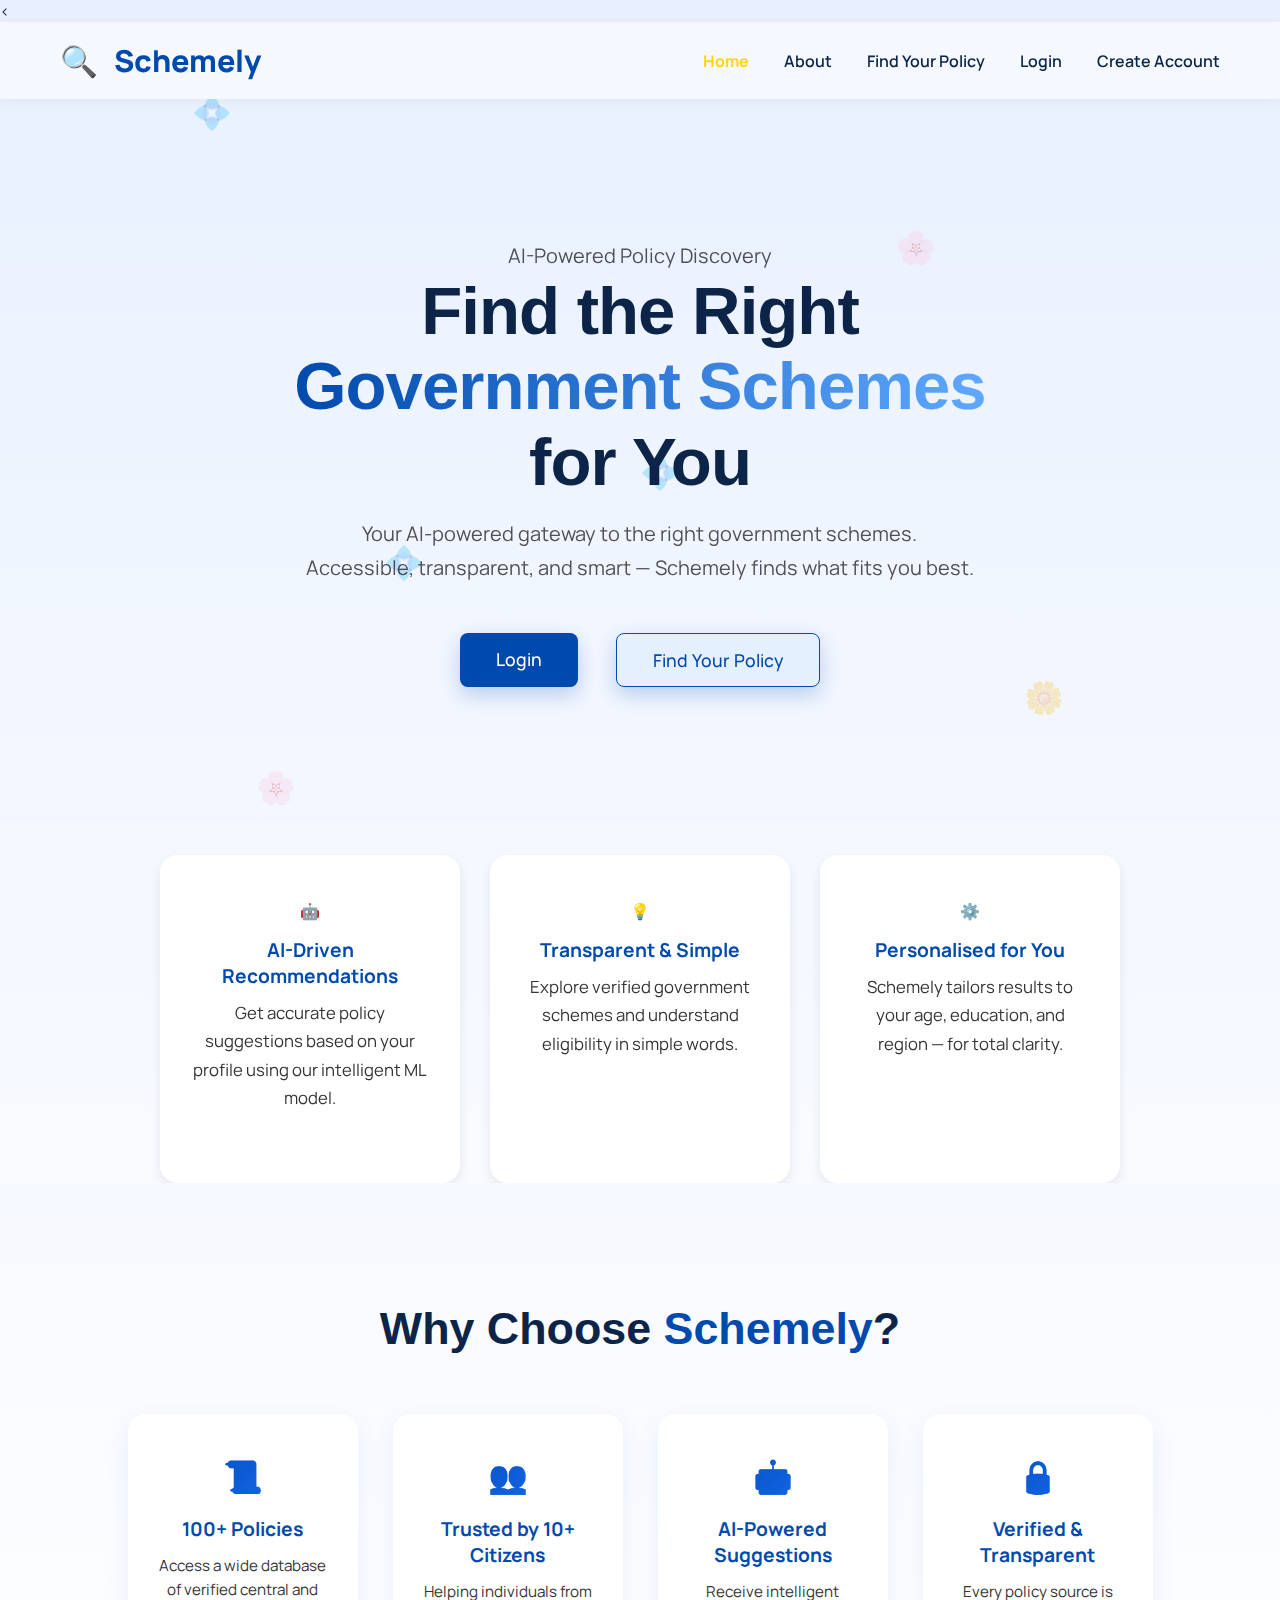
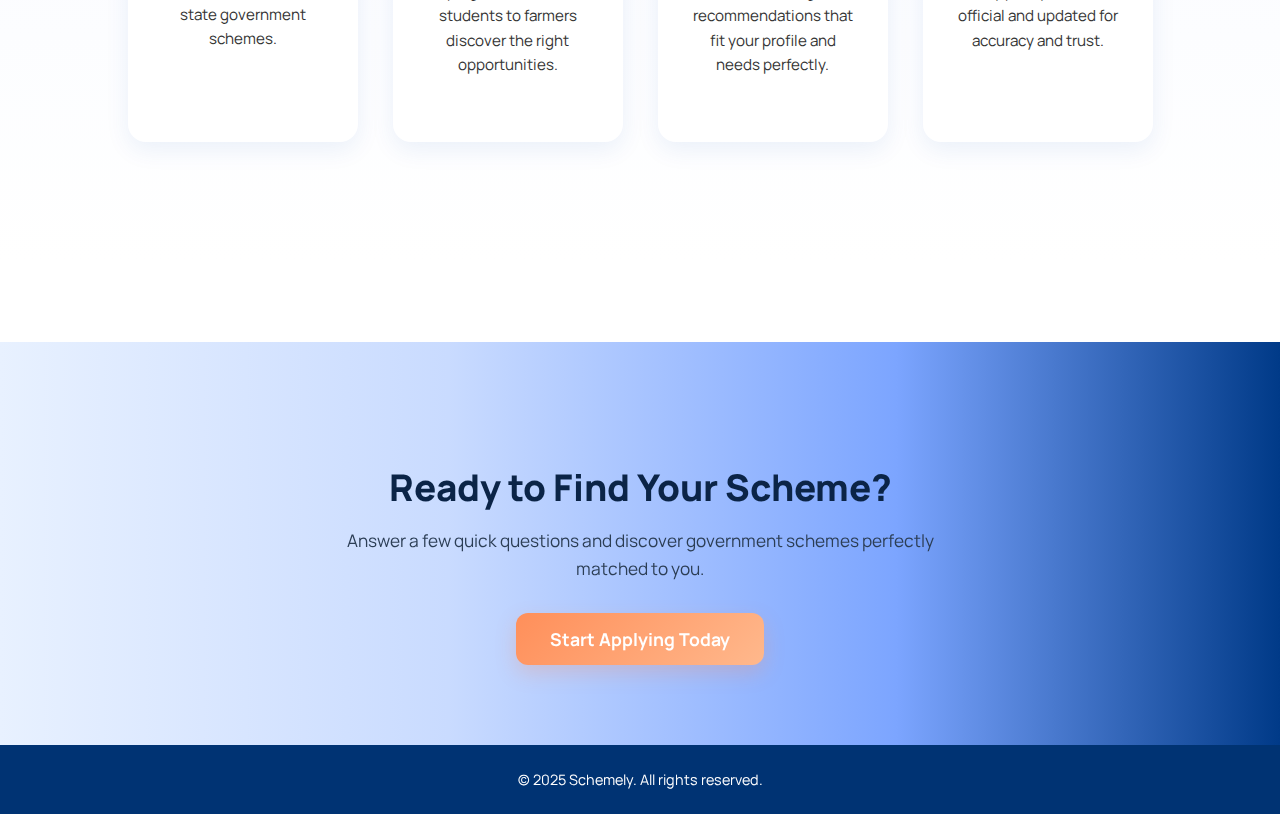
<file: index.html>
<<!DOCTYPE html>
<html lang="en">
<head>
  <meta charset="UTF-8" />
  <meta name="viewport" content="width=device-width, initial-scale=1.0" />
  <title>Schemely | Your AI Government Policy Recommender</title>
  <link rel="preconnect" href="https://fonts.googleapis.com">
  <link rel="preconnect" href="https://fonts.gstatic.com" crossorigin>
  <link href="https://fonts.googleapis.com/css2?family=Manrope:wght@400;600;700;800&display=swap" rel="stylesheet">


  <link rel="stylesheet" href="style.css" />
  <script src="script.js" defer></script>
</head>
<body>
    <!-- Floating Blue Flowers Background -->
<div class="flowers-bg">
  <div class="flower" style="top: 10%; left: 15%;">💠</div>
  <div class="flower" style="top: 25%; left: 70%;">🌸</div>
  <div class="flower" style="top: 60%; left: 30%;">💠</div>
  <div class="flower" style="top: 75%; left: 80%;">🌼</div>
  <div class="flower" style="top: 50%; left: 50%;">💠</div>
  <div class="flower" style="top: 85%; left: 20%;">🌸</div>
</div>

  <!-- Navbar -->
  <header class="navbar">
    <div class="logo">Schemely</div>
    <nav id="nav-links">
      <ul>
        <li><a href="index.html" class="active">Home</a></li>
        <li><a href="about.html">About</a></li>
        <li><a href="recommend.html">Find Your Policy</a></li>
        <li><a href="login.html">Login</a></li>
         <li><a href="sign-up.html">Create Account</a></li>
      </ul>
    </nav>
    <div class="menu-icon" id="menu-icon">☰</div>
  </header>

  <!-- Hero Section -->
  <section class="hero popup">
    <div class="hero-content">
      <p class="tagline">AI-Powered Policy Discovery</p>
      <h1>Find the Right<br><span>Government Schemes</span><br>for You</h1>
      <p class="subtext">
        Your AI-powered gateway to the right government schemes.<br>
        Accessible, transparent, and smart — Schemely finds what fits you best.
      </p>
      <div class="buttons">
        <a href="login.html" class="btn">Login</a>
        <a href="recommend.html" class="btn secondary">Find Your Policy</a>
      </div>
    </div>
  </section>

  <!-- Features Section -->
  <section class="features popup">
    <div class="feature-card">
      🤖
      <h3>AI-Driven Recommendations</h3>
      <p>Get accurate policy suggestions based on your profile using our intelligent ML model.</p>
    </div>

    <div class="feature-card">
      💡
      <h3>Transparent & Simple</h3>
      <p>Explore verified government schemes and understand eligibility in simple words.</p>
    </div>

    <div class="feature-card">
      ⚙️
      <h3>Personalised for You</h3>
      <p>Schemely tailors results to your age, education, and region — for total clarity.</p>
    </div>
  </section>
  

  <!-- ===== WHY CHOOSE SCHEMELY SECTION ===== -->
<section class="why-choose">
  <h2>Why Choose <span>Schemely</span>?</h2>
  <div class="why-container">
    
    <div class="why-card">
      <div class="why-icon">📜</div>
      <h3>100+ Policies</h3>
      <p>Access a wide database of verified central and state government schemes.</p>
    </div>

    <div class="why-card">
      <div class="why-icon">👥</div>
      <h3>Trusted by 10+ Citizens</h3>
      <p>Helping individuals from students to farmers discover the right opportunities.</p>
    </div>

    <div class="why-card">
      <div class="why-icon">🤖</div>
      <h3>AI-Powered Suggestions</h3>
      <p>Receive intelligent recommendations that fit your profile and needs perfectly.</p>
    </div>

    <div class="why-card">
      <div class="why-icon">🔒</div>
      <h3>Verified & Transparent</h3>
      <p>Every policy source is official and updated for accuracy and trust.</p>
    </div>

  </div>
</section>
<!-- ===== CALL TO ACTION SECTION ===== -->
<section class="cta-section popup">
  <h2>Ready to Find Your Scheme?</h2>
  <p>Answer a few quick questions and discover government schemes perfectly matched to you.</p>
  
  <a href="login.html" class="cta-btn">Start Applying Today</a>
</section>




  <!-- Footer -->
  <footer>
    <p>© 2025 Schemely. All rights reserved.</p>
  </footer>
</body>
</html>
</file>
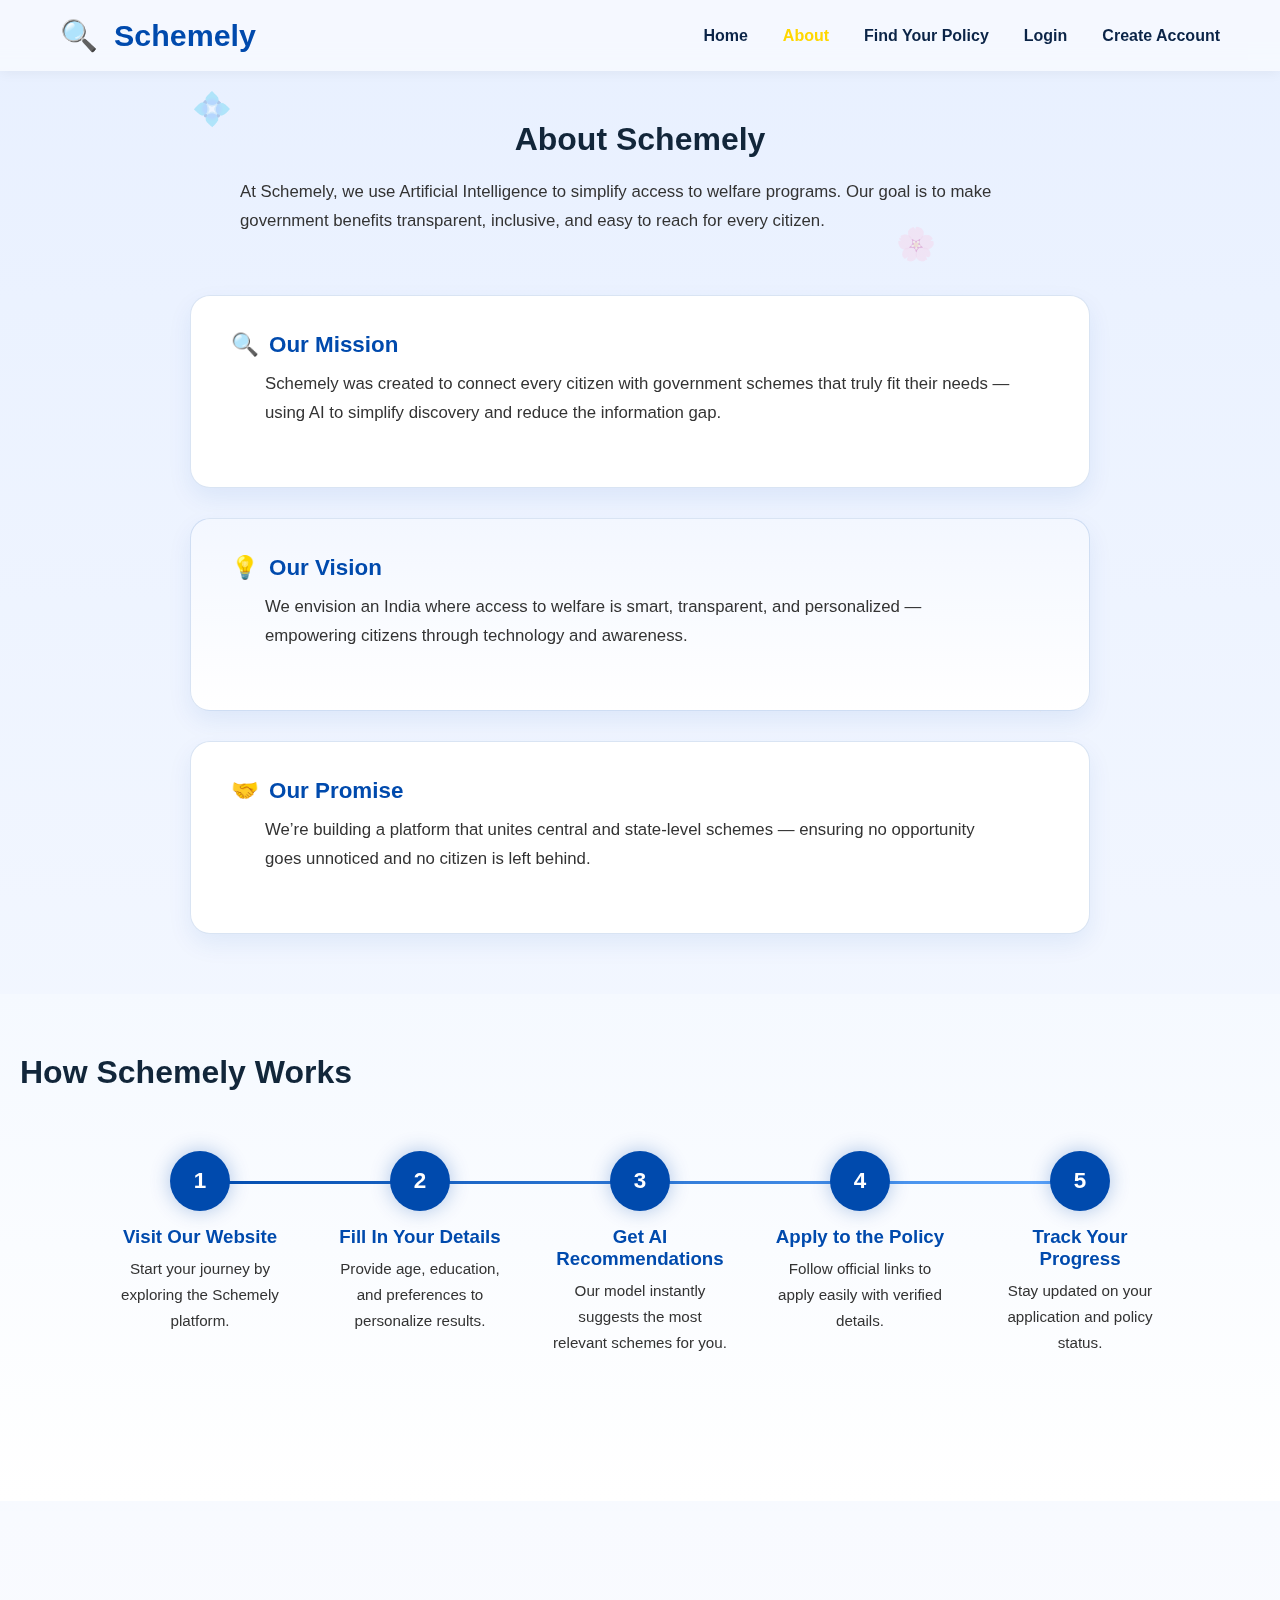
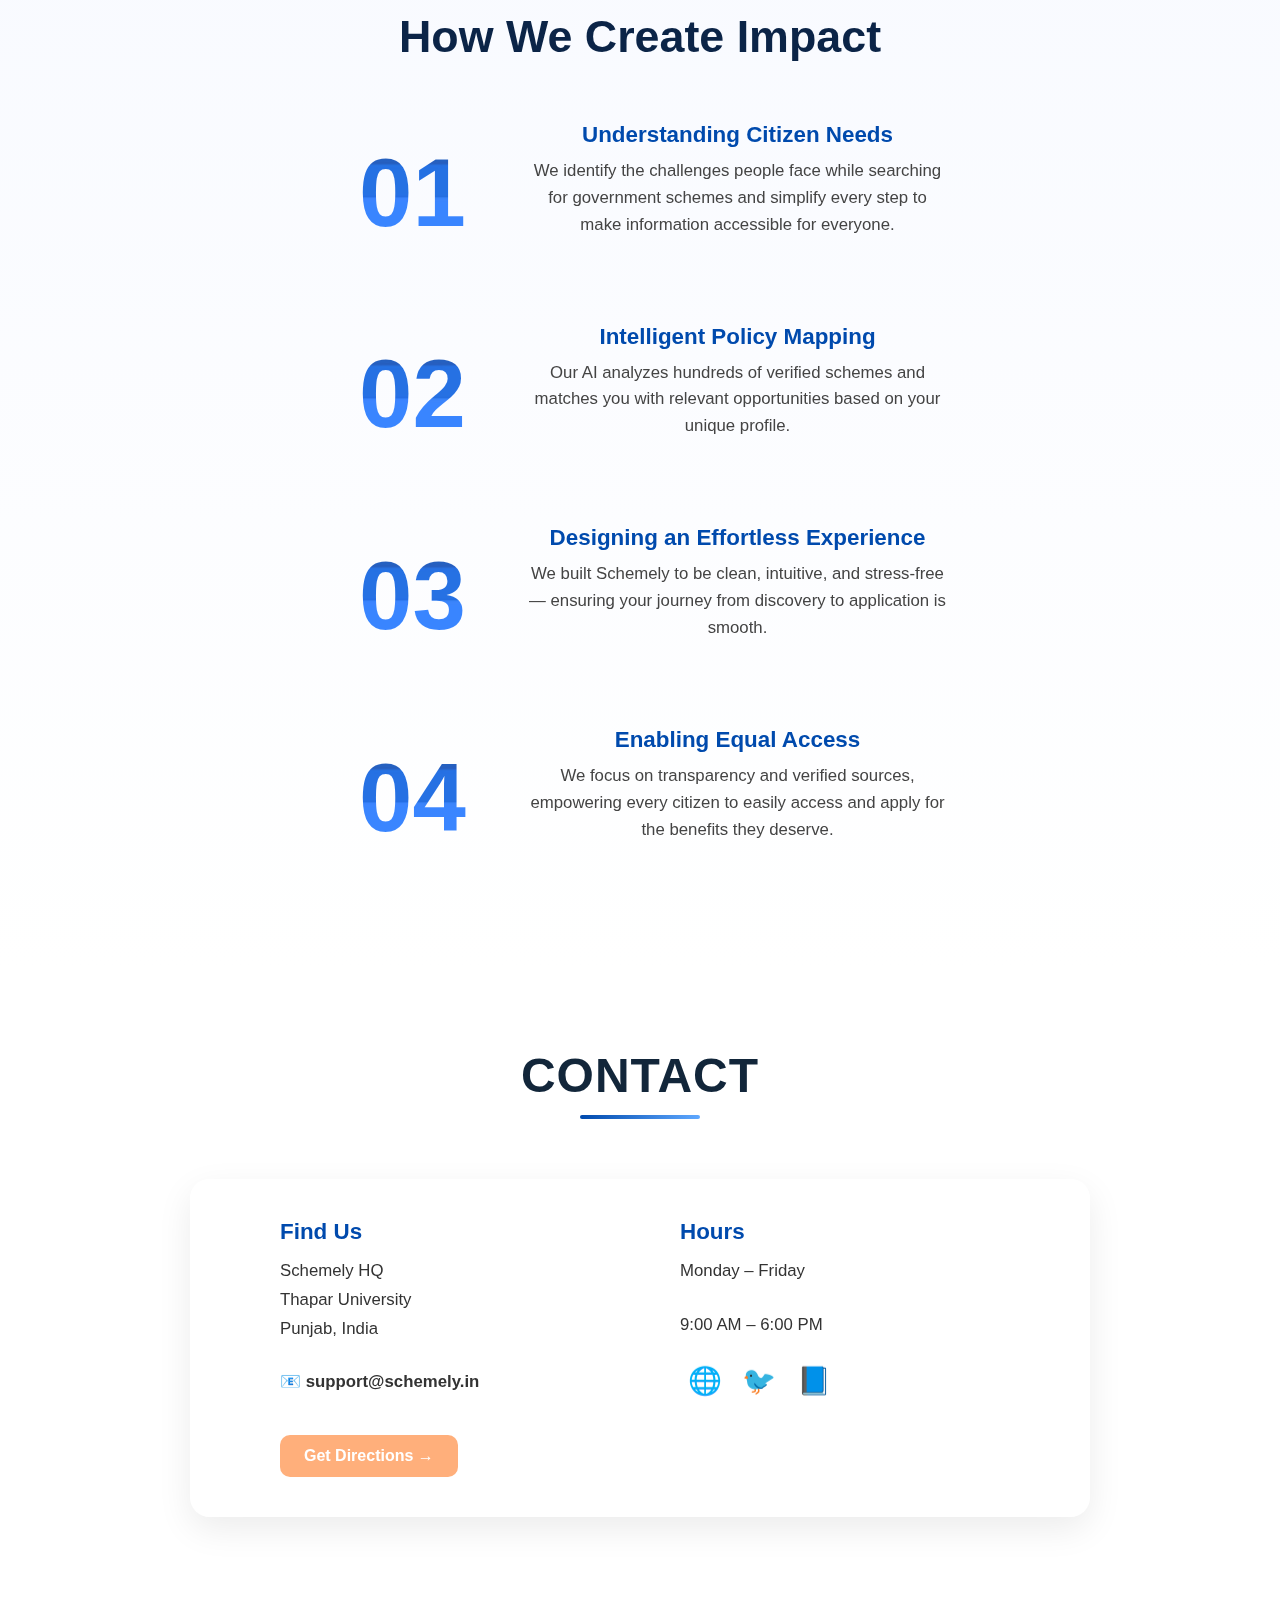
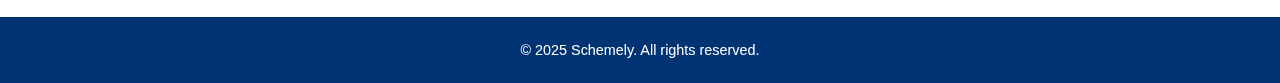
<file: about.html>
<!DOCTYPE html>
<html lang="en">
<head>
  <meta charset="UTF-8" />
  <meta name="viewport" content="width=device-width, initial-scale=1.0" />
  <title>About | Schemely</title>
  <link rel="preconnect" href="https://fonts.googleapis.com">
  <link rel="preconnect" href="https://fonts.gstatic.com" crossorigin>
  <link href="https://fonts.googleapis.com/css2?family=Outfit:wght@400;500;600;700&display=swap" rel="stylesheet">
  <link rel="stylesheet" href="style.css" />
  <script src="script.js" defer></script>
</head>
<body>
    <!-- Floating Blue Flowers Background -->
<div class="flowers-bg">
  <div class="flower" style="top: 10%; left: 15%;">💠</div>
  <div class="flower" style="top: 25%; left: 70%;">🌸</div>
  <div class="flower" style="top: 60%; left: 30%;">💠</div>
  <div class="flower" style="top: 75%; left: 80%;">🌼</div>
  <div class="flower" style="top: 50%; left: 50%;">💠</div>
  <div class="flower" style="top: 85%; left: 20%;">🌼</div>
</div>
  <!-- Navbar -->
  <header class="navbar">
    <div class="logo">Schemely</div>
    <nav id="nav-links">
      <ul>
        <li><a href="index.html">Home</a></li>
        <li><a href="about.html" class="active">About</a></li>
        <li><a href="recommend.html">Find Your Policy</a></li>
        <li><a href="login.html">Login</a></li>
         <li><a href="sign-up.html">Create Account</a></li>
      </ul>
    </nav>
    <div class="menu-icon" id="menu-icon">☰</div>
  </header>

  <!-- About Section -->
  <section class="about popup">
    <h1>About <span>Schemely</span></h1>
    <p class="about-intro">
      At Schemely, we use Artificial Intelligence to simplify access to welfare programs.  
      Our goal is to make government benefits transparent, inclusive, and easy to reach for every citizen.
    </p>

    <div class="about-cards">
      <div class="about-horizontal-card popup">
        <h3>🔍 <span>Our Mission</span></h3>
        <p>
          Schemely was created to connect every citizen with government schemes that truly fit their needs — 
          using AI to simplify discovery and reduce the information gap.
        </p>
      </div>

      <div class="about-horizontal-card popup">
        <h3>💡 <span>Our Vision</span></h3>
        <p>
          We envision an India where access to welfare is smart, transparent, and personalized — 
          empowering citizens through technology and awareness.
        </p>
      </div>

      <div class="about-horizontal-card popup">
        <h3>🤝 <span>Our Promise</span></h3>
        <p>
          We’re building a platform that unites central and state-level schemes 
          — ensuring no opportunity goes unnoticed and no citizen is left behind.
        </p>
      </div>
    </div>
  </section>

  <!-- Timeline Section -->
  <section class="timeline-section popup">
    <h1>How <span>Schemely</span> Works</h1>
    <div class="timeline">
      <div class="step">
        <div class="circle">1</div>
        <h3>Visit Our Website</h3>
        <p>Start your journey by exploring the Schemely platform.</p>
      </div>
      <div class="step">
        <div class="circle">2</div>
        <h3>Fill In Your Details</h3>
        <p>Provide age, education, and preferences to personalize results.</p>
      </div>
      <div class="step">
        <div class="circle">3</div>
        <h3>Get AI Recommendations</h3>
        <p>Our model instantly suggests the most relevant schemes for you.</p>
      </div>
      <div class="step">
        <div class="circle">4</div>
        <h3>Apply to the Policy</h3>
        <p>Follow official links to apply easily with verified details.</p>
      </div>
      <div class="step">
        <div class="circle">5</div>
        <h3>Track Your Progress</h3>
        <p>Stay updated on your application and policy status.</p>
      </div>
    </div>
  </section>
 <section class="process-section">
  <h2 class="process-title">How We Create Impact</h2>

  <div class="process-container">

    <!-- Step 1 -->
    <div class="process-step">
      <div class="process-number num-01">01</div>
      <div class="process-text">
        <h3>Understanding Citizen Needs</h3>
        <p>We identify the challenges people face while searching for government schemes and simplify every step to make information accessible for everyone.</p>
      </div>
    </div>

    <!-- Step 2 -->
    <div class="process-step">
      <div class="process-number num-02">02</div>
      <div class="process-text">
        <h3>Intelligent Policy Mapping</h3>
        <p>Our AI analyzes hundreds of verified schemes and matches you with relevant opportunities based on your unique profile.</p>
      </div>
    </div>

    <!-- Step 3 -->
    <div class="process-step">
      <div class="process-number num-03">03</div>
      <div class="process-text">
        <h3>Designing an Effortless Experience</h3>
        <p>We built Schemely to be clean, intuitive, and stress-free — ensuring your journey from discovery to application is smooth.</p>
      </div>
    </div>

    <!-- Step 4 -->
    <div class="process-step">
      <div class="process-number num-04">04</div>
      <div class="process-text">
        <h3>Enabling Equal Access</h3>
        <p>We focus on transparency and verified sources, empowering every citizen to easily access and apply for the benefits they deserve.</p>
      </div>
    </div>

  </div>
</section>


  </div>
</section>

 <section class="contact-section">
  <h2 class="contact-title">CONTACT</h2>

  <div class="contact-wrapper">

    <!-- Left Column -->
    <div class="contact-left">
      <h3>Find Us</h3>
      <p>Schemely HQ<br>Thapar University<br>Punjab, India</p>

      <p class="email">📧 support@schemely.in</p>

      <a class="contact-btn" href="#">Get Directions →</a>
    </div>

    <!-- Right Column -->
    <div class="contact-right">
      <h3>Hours</h3>
      <p>Monday – Friday</p>
      <p>9:00 AM – 6:00 PM</p>

      <div class="socials">
        <span>🌐</span>
        <span>🐦</span>
        <span>📘</span>
      </div>
    </div>
  </div>
</section>

  <!-- Footer -->
  <footer>
    <p>© 2025 Schemely. All rights reserved.</p>
  </footer>
</body>
</html>
</file>
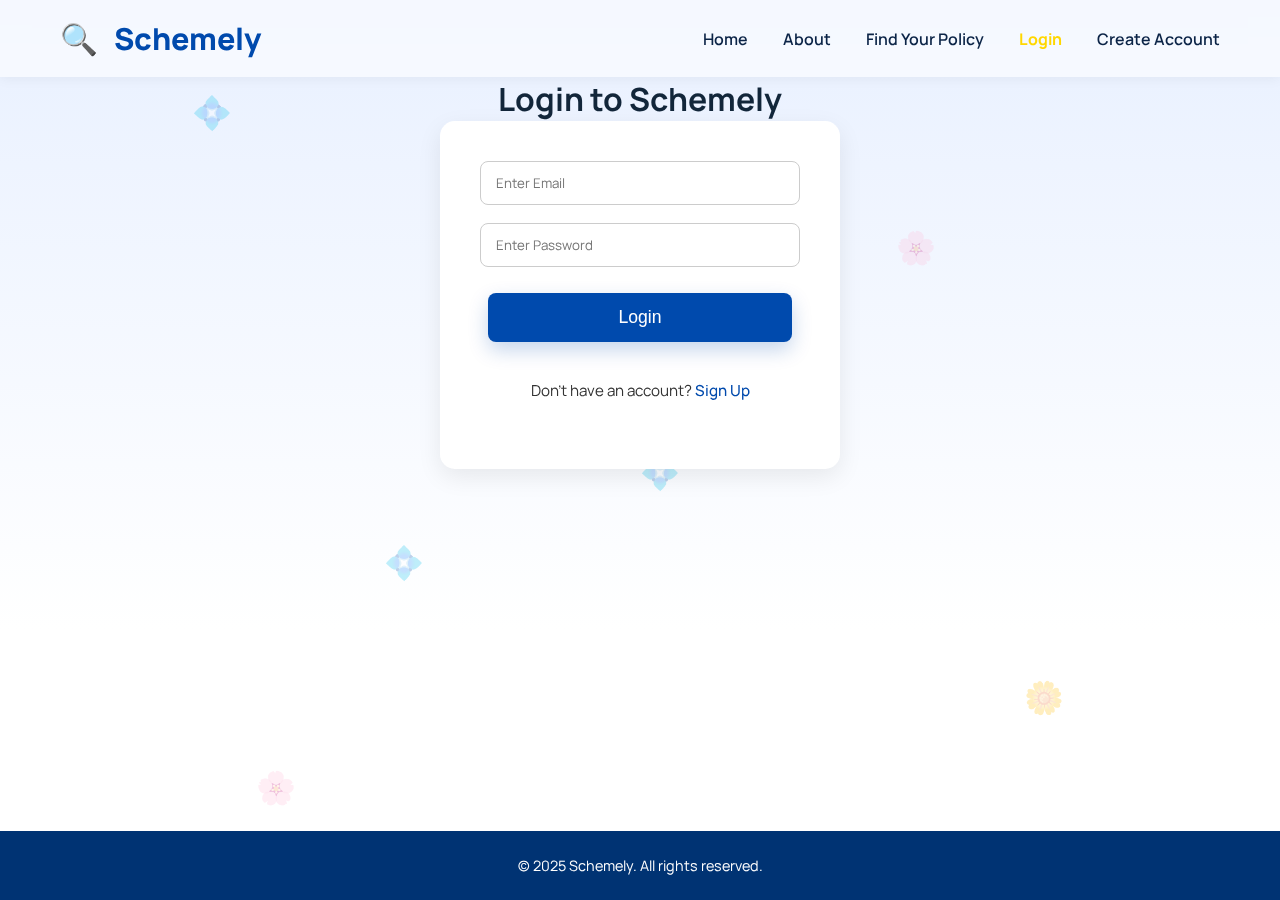
<file: login.html>
<!DOCTYPE html>
<html lang="en">
<head>
  <meta charset="UTF-8" />
  <meta name="viewport" content="width=device-width, initial-scale=1.0" />
  <title>Login | Schemely</title>
  <link rel="preconnect" href="https://fonts.googleapis.com">
  <link rel="preconnect" href="https://fonts.gstatic.com" crossorigin>
  <link href="https://fonts.googleapis.com/css2?family=Manrope:wght@400;500;600;700&display=swap" rel="stylesheet">

  <link rel="stylesheet" href="style.css" />
</head>
<body>
    <!-- Floating Blue Flowers Background -->
<div class="flowers-bg">
  <div class="flower" style="top: 10%; left: 15%;">💠</div>
  <div class="flower" style="top: 25%; left: 70%;">🌸</div>
  <div class="flower" style="top: 60%; left: 30%;">💠</div>
  <div class="flower" style="top: 75%; left: 80%;">🌼</div>
  <div class="flower" style="top: 50%; left: 50%;">💠</div>
  <div class="flower" style="top: 85%; left: 20%;">🌸</div>
</div>

  <!-- Navbar -->
  <header class="navbar">
    <div class="logo">Schemely</div>
    <nav id="nav-links">
      <ul>
        <li><a href="index.html">Home</a></li>
        <li><a href="about.html">About</a></li>
        <li><a href="recommend.html">Find Your Policy</a></li>
        <li><a href="login.html" class="active">Login</a></li>
         <li><a href="sign-up.html">Create Account</a></li>
      </ul>
    </nav>
    <div class="menu-icon" id="menu-icon">☰</div>
  </header>

  <!-- Login Section -->
  <section class="login-section popup">
    <h1>Login to <span>Schemely</span></h1>
    <form class="login-form">
      <input type="email" placeholder="Enter Email" required>
      <input type="password" placeholder="Enter Password" required>
      <button type="submit" class="btn">Login</button>
      <p class="register-text">Don’t have an account? <a href="#">Sign Up</a></p>
    </form>
  </section>

  <footer>
    <p>© 2025 Schemely. All rights reserved.</p>
  </footer>
</body>
</html>
</file>
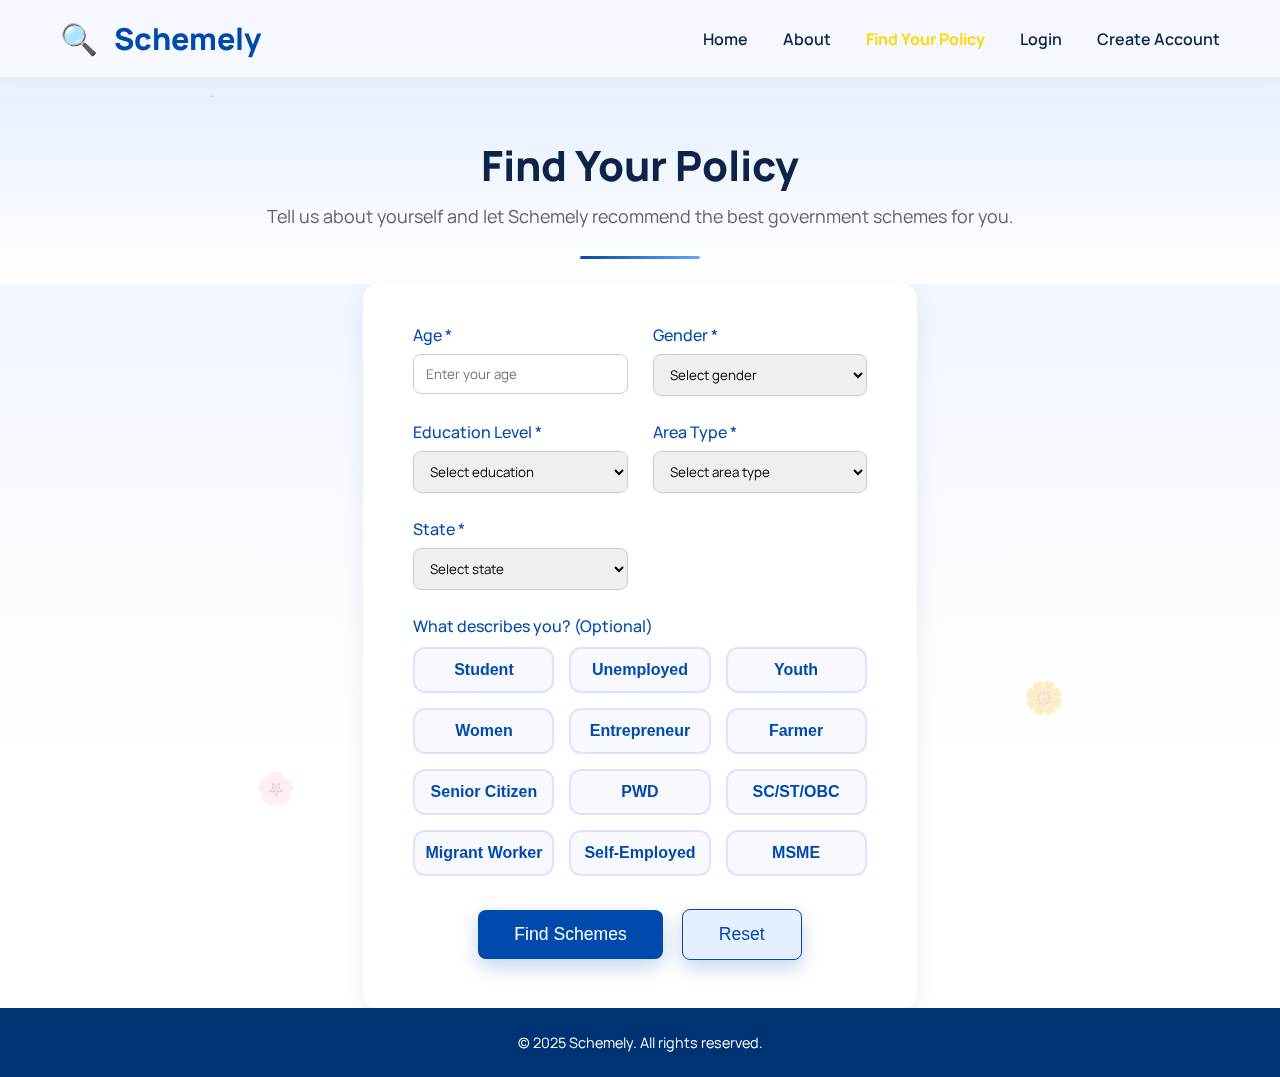
<file: recommend.html>
<!DOCTYPE html>
<html lang="en">
<head>
  <meta charset="UTF-8" />
  <meta name="viewport" content="width=device-width, initial-scale=1.0" />
  <title>Find Your Policy | Schemely</title>

  <link rel="preconnect" href="https://fonts.googleapis.com">
  <link rel="preconnect" href="https://fonts.gstatic.com" crossorigin>
  <link href="https://fonts.googleapis.com/css2?family=Manrope:wght@400;500;600;700&display=swap" rel="stylesheet">

  <link rel="stylesheet" href="style.css" />
  <script src="script.js" defer></script>
</head>

<body>

<!-- Floating Blue Flowers Background -->
<div class="flowers-bg">
  <div class="flower" style="top: 10%; left: 15%;">💠</div>
  <div class="flower" style="top: 25%; left: 70%;">🌸</div>
  <div class="flower" style="top: 60%; left: 30%;">💠</div>
  <div class="flower" style="top: 75%; left: 80%;">🌼</div>
  <div class="flower" style="top: 50%; left: 50%;">💠</div>
  <div class="flower" style="top: 85%; left: 20%;">🌸</div>
</div>

<!-- Navbar MUST be before page header -->
<header class="navbar">
  <div class="logo">Schemely</div>
  <nav id="nav-links">
    <ul>
      <li><a href="index.html">Home</a></li>
      <li><a href="about.html">About</a></li>
      <li><a href="recommend.html" class="active">Find Your Policy</a></li>
      <li><a href="login.html">Login</a></li>
       <li><a href="sign-up.html">Create Account</a></li>
    </ul>
  </nav>
  <div class="menu-icon" id="menu-icon">☰</div>
</header>

<!-- Page Header -->
<section class="page-header">
  <h1>Find Your Policy</h1>
  <p class="page-subtext">
    Tell us about yourself and let Schemely recommend the best government schemes for you.
  </p>
</section>

<!-- Form Section -->
<form class="recommend-form">
  <div class="form-grid">

    <!-- AGE -->
    <div class="input-group">
      <label>Age *</label>
      <input type="number" placeholder="Enter your age" required>
    </div>

    <!-- GENDER -->
    <div class="input-group">
      <label>Gender *</label>
      <select required>
        <option value="" disabled selected>Select gender</option>
        <option>Male</option>
        <option>Female</option>
        <option>Other</option>
      </select>
    </div>

    <!-- EDUCATION -->
    <div class="input-group">
      <label>Education Level *</label>
      <select required>
        <option value="" disabled selected>Select education</option>
        <option>Class 8</option>
        <option>Class 10</option>
        <option>Class 12</option>
        <option>Graduate</option>
        <option>Postgraduate</option>
        <option>PhD</option>
      </select>
    </div>

    <!-- AREA TYPE -->
    <div class="input-group">
      <label>Area Type *</label>
      <select required>
        <option value="" disabled selected>Select area type</option>
        <option>Urban</option>
        <option>Rural</option>
      </select>
    </div>

    <!-- STATE LIST -->
    <div class="input-group">
      <label>State *</label>
      <select required>
        <option value="" disabled selected>Select state</option>

        <!-- States -->
        <option>Andhra Pradesh</option>
        <option>Arunachal Pradesh</option>
        <option>Assam</option>
        <option>Bihar</option>
        <option>Chhattisgarh</option>
        <option>Goa</option>
        <option>Gujarat</option>
        <option>Haryana</option>
        <option>Himachal Pradesh</option>
        <option>Jharkhand</option>
        <option>Karnataka</option>
        <option>Kerala</option>
        <option>Madhya Pradesh</option>
        <option>Maharashtra</option>
        <option>Manipur</option>
        <option>Meghalaya</option>
        <option>Mizoram</option>
        <option>Nagaland</option>
        <option>Odisha</option>
        <option>Punjab</option>
        <option>Rajasthan</option>
        <option>Sikkim</option>
        <option>Tamil Nadu</option>
        <option>Telangana</option>
        <option>Tripura</option>
        <option>Uttar Pradesh</option>
        <option>Uttarakhand</option>
        <option>West Bengal</option>

        <!-- Union Territories -->
        <option>Andaman & Nicobar Islands</option>
        <option>Chandigarh</option>
        <option>Dadra & Nagar Haveli</option>
        <option>Daman & Diu</option>
        <option>Delhi</option>
        <option>Jammu & Kashmir</option>
        <option>Ladakh</option>
        <option>Lakshadweep</option>
        <option>Puducherry</option>
      </select>
    </div>

    <!-- TAGS -->
    <div class="input-group full">
      <label>What describes you? (Optional)</label>

      <div class="tags-grid">
        <button type="button" class="tag-btn">Student</button>
        <button type="button" class="tag-btn">Unemployed</button>
        <button type="button" class="tag-btn">Youth</button>
        <button type="button" class="tag-btn">Women</button>
        <button type="button" class="tag-btn">Entrepreneur</button>
        <button type="button" class="tag-btn">Farmer</button>
        <button type="button" class="tag-btn">Senior Citizen</button>
        <button type="button" class="tag-btn">PWD</button>
        <button type="button" class="tag-btn">SC/ST/OBC</button>
        <button type="button" class="tag-btn">Migrant Worker</button>
        <button type="button" class="tag-btn">Self-Employed</button>
        <button type="button" class="tag-btn">MSME</button>
      </div>
    </div>

  </div>

  <!-- BUTTONS -->
  <div class="btn-container">
    <button type="submit" class="btn">Find Schemes</button>
    <button type="reset" class="btn secondary">Reset</button>
  </div>
</form>
<!-- RESULTS SECTION -->
<section id="results-section" class="results-section" style="display:none;">

  <div class="results-header">
    <h2 id="results-count">Results will appear here...</h2>

    <button id="download-pdf" class="btn secondary" 
            style="display:none; padding:10px 20px;">
        Download PDF
    </button>
  </div>

  <div id="cards-grid" class="cards-grid"></div>

</section>


<footer>
  <p>© 2025 Schemely. All rights reserved.</p>
</footer>

</body>
</html>
</file>
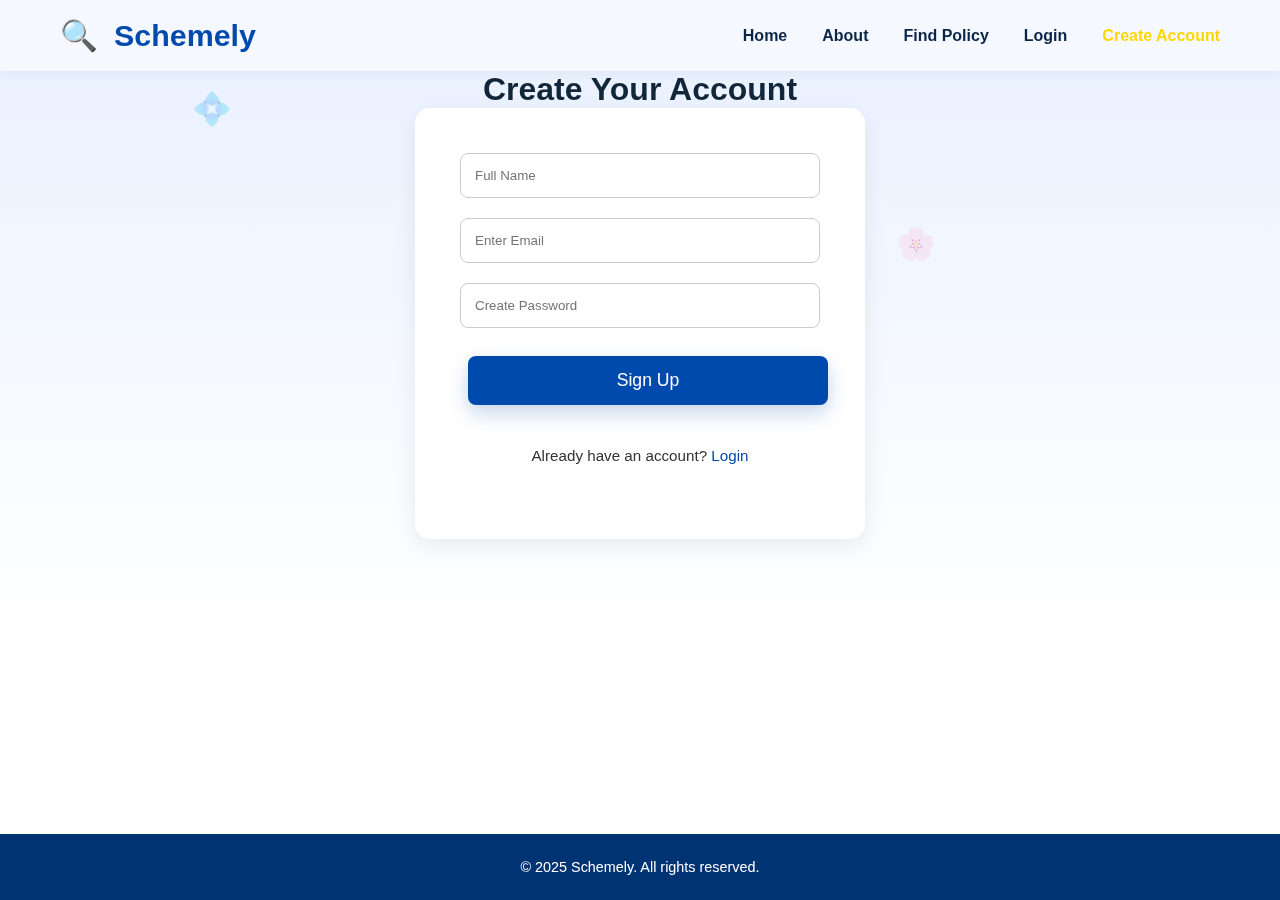
<file: sign-up.html>
<!DOCTYPE html>
<html lang="en">
<head>
  <meta charset="UTF-8"/>
  <meta name="viewport" content="width=device-width, initial-scale=1.0"/>
  <title>Sign Up | Schemely</title>

  <link rel="stylesheet" href="style.css"/>
</head>

<body>

<!-- Floating Background -->
<div class="flowers-bg">
  <div class="flower" style="top: 10%; left: 15%;">💠</div>
  <div class="flower" style="top: 25%; left: 70%;">🌸</div>
</div>

<!-- Navbar -->
<header class="navbar">
  <div class="logo">Schemely</div>
  <nav id="nav-links">
    <ul>
      <li><a href="index.html">Home</a></li>
      <li><a href="about.html">About</a></li>
      <li><a href="recommend.html">Find Policy</a></li>
      <li><a href="login.html">Login</a></li>
      <li><a href="sign-up.html" class="active">Create Account</a></li>
    </ul>
  </nav>
  <div class="menu-icon" id="menu-icon">☰</div>
</header>

<!-- SIGNUP SECTION -->
<section class="login-section popup">
  <h1>Create <span>Your Account</span></h1>

  <!-- FORM styled exactly like login form -->
  <form class="signup-form" style="
        max-width: 450px;
        margin: 0 auto;
        background: white;
        padding: 45px;
        border-radius: 15px;
        box-shadow: 0 8px 25px rgba(0,0,0,0.08);
        display: flex;
        flex-direction: column;
        gap: 20px;
  ">
    <input type="text" placeholder="Full Name" required
      style="padding: 14px; border-radius: 8px; border: 1px solid #ccc;">

    <input type="email" placeholder="Enter Email" required
      style="padding: 14px; border-radius: 8px; border: 1px solid #ccc;">

    <input type="password" placeholder="Create Password" required
      style="padding: 14px; border-radius: 8px; border: 1px solid #ccc;">

    <button class="btn" style="width: 100%;">Sign Up</button>

    <p class="register-text" style="text-align: center;">
      Already have an account? <a href="login.html">Login</a>
    </p>
  </form>
</section>

<!-- FOOTER -->
<footer>
  <p>© 2025 Schemely. All rights reserved.</p>
</footer>

<script src="script.js" defer></script>
</body>
</html>
</file>
<file: style.css>
/* ===== GLOBAL ===== */
* { box-sizing: border-box; margin: 0; padding: 0; }


body {
  
  font-family: 'Manrope', sans-serif;
  color: #12263a;
  scroll-behavior: smooth;
  background: linear-gradient(180deg, #e8f0ff 0%, #ffffff 70%);
  min-height: 100vh;
  display: flex;
  flex-direction: column;
}

/* ===== NAVBAR ===== */
.navbar {
  background: linear-gradient(90deg, #004aad, #003373);
  color: white;
  display: flex;
  justify-content: space-between;
  align-items: center;
  padding: 15px 50px;
  position: sticky;
  top: 0;
  z-index: 100;
  box-shadow: 0 3px 10px rgba(0,0,0,0.1);
}

.logo {
  font-size: 1.8rem;
  font-weight: 700;
  display: flex;
  align-items: center;
  position: relative;
}

.logo::before {
  content: "🔍";
  margin-right: 8px;
  animation: glowPulse 2s infinite ease-in-out;
}

@keyframes glowPulse {
  0%, 100% { filter: brightness(1); }
  50% { filter: brightness(1.6); }
}

/* ================= NAVBAR ================= */

.navbar {
  display: flex;
  justify-content: space-between;
  align-items: center;
  padding: 18px 60px;
  background: rgba(255,255,255,0.55);
  backdrop-filter: blur(12px);
  box-shadow: 0 2px 12px rgba(0,0,0,0.05);
  position: sticky;
  top: 0;
  z-index: 10;
}

.logo {
  font-size: 1.9rem;
  font-weight: 800;
  color: #004aad;
  display: flex;
  align-items: center;
  gap: 8px;
}

.logo::before { 
  content: "🔍"; 
}

.navbar ul {
  display: flex;
  list-style: none;
  gap: 35px;
}

.navbar a {
  text-decoration: none;
  color: #0b2447;
  font-weight: 600;
  transition: 0.3s;
}

.navbar a:hover {
  color: #004aad;
}

.navbar a.active,
.navbar a:hover.active {
  color: #ffd700;
  font-weight: 700;
}

.menu-icon { 
  display: none; 
  font-size: 1.8rem; 
  cursor: pointer; 
}

/* ================= HERO SECTION ================= */

.hero {
  padding: 140px 40px 120px;
  text-align: center;
  animation: fadeUp 1.3s ease;
  max-width: 1000px;
  margin: auto;
}

@keyframes fadeUp {
  0% { opacity: 0; transform: translateY(40px); }
  100% { opacity: 1; transform: translateY(0); }
}

/* NEW THICK HEADING — Poppins Style */

.hero h1 {
  font-family: "Poppins", sans-serif;
  font-size: 4.2rem;
  font-weight: 800;
  line-height: 1.12;
  margin-bottom: 18px;
  color: #0b2447;
  letter-spacing: -1px;
}

/* Blue Gradient Word */
.hero h1 span {
  background: linear-gradient(90deg, #004aad, #5fa8ff);
  -webkit-background-clip: text;
  -webkit-text-fill-color: transparent;
}

.hero p {
  font-size: 1.25rem;
  color: #333;
  max-width: 700px;
  margin: auto;
  line-height: 1.7;
  opacity: 0.85;
}

/* Buttons */
.hero-buttons,
.buttons {
  margin-top: 40px;
  display: flex;
  justify-content: center;
  gap: 22px;
}

/* Primary Blue Button */
.btn {
  padding: 14px 32px;
  font-size: 1.1rem;
  border-radius: 50px;
  background: linear-gradient(135deg, #004aad, #3f7fff);
  color: #fff;
  border: none;
  cursor: pointer;
  font-weight: 700;
  transition: 0.3s;
  box-shadow: 0px 8px 20px rgba(0,74,173,0.23);
}

.btn:hover {
  transform: scale(1.05);
  box-shadow: 0px 12px 25px rgba(0,74,173,0.35);
}

/* Glassmorphic Button (Login) */
.btn-glass {
  padding: 14px 34px;
  font-size: 1.1rem;
  font-weight: 700;
  border-radius: 50px;
  background: rgba(255, 255, 255, 0.25);
  backdrop-filter: blur(14px);
  -webkit-backdrop-filter: blur(14px);
  border: 2px solid rgba(255,255,255,0.45);
  color: #0b2447;
  transition: 0.3s ease;
  box-shadow: 0px 6px 20px rgba(0,0,0,0.08);
}

.btn-glass:hover {
  background: rgba(255, 255, 255, 0.35);
  transform: translateY(-2px);
  box-shadow: 0 10px 25px rgba(0,0,0,0.12);
}

/* Outlined Blue Button */
.btn-outline {
  background: #fff;
  color: #004aad;
  border: 2px solid #004aad;
}

.btn-outline:hover {
  background: #004aad;
  color: #fff;
  transform: scale(1.05);
}

/* ===== STATS SECTION ===== */
.stats-section {
  background: linear-gradient(180deg, #f8faff 0%, #ffffff 100%);
  padding: 80px 20px;
  text-align: center;
}

.stats-container {
  display: flex;
  justify-content: center;
  flex-wrap: wrap;
  gap: 45px;
  max-width: 1100px;
  margin: auto;
}

.stat-box {
  background: white;
  padding: 35px 45px;
  border-radius: 18px;
  box-shadow: 0 8px 25px rgba(0,74,173,0.08);
  min-width: 200px;
  transition: 0.3s ease;
}

.stat-box:hover {
  transform: translateY(-8px);
  box-shadow: 0 14px 32px rgba(0,74,173,0.18);
}

.stat-box h3 {
  font-size: 2.6rem;
  color: #004aad;
  font-weight: 800;
  margin-bottom: 8px;
}

.stat-box p {
  color: #333;
  font-size: 1rem;
  font-weight: 500;
}


/* ===== LOGO STRIP SECTION ===== */
.logos-section {
  padding: 60px 20px;
  text-align: center;
}

.logo-heading {
  font-size: 1.2rem;
  font-weight: 600;
  color: #0b2447;
  margin-bottom: 25px;
  opacity: 0.8;
}

.logos-row {
  display: flex;
  justify-content: center;
  flex-wrap: wrap;
  gap: 45px;
}

.logos-row img {
  height: 55px;
  opacity: 0.85;
  transition: 0.3s ease;
  filter: drop-shadow(0 3px 6px rgba(0,0,0,0.1));
}

.logos-row img:hover {
  opacity: 1;
  transform: scale(1.05);
}

/* FORCE CENTER ALIGN FOR ABOUT PAGE TITLE */
.about h1,
.about-title,
#about-title,
.about-heading {
  text-align: center !important;
  width: 100%;
  display: block;
  margin: 0 auto 20px;
}

/* ===== WHY CHOOSE SCHEMELY SECTION ===== */
.why-choose {
  background: linear-gradient(180deg, #f6f9ff 0%, #ffffff 100%);
  padding: 120px 20px;
  text-align: center;
  position: relative;
}

.why-choose h2 {
  font-size: 2.8rem;
  font-weight: 700;
  color: #0b2447;
  margin-bottom: 60px;
  font-family: 'Outfit', sans-serif;
}

.why-choose h2 span {
  color: #004aad;
}

/* Container */
.why-container {
  display: flex;
  justify-content: center;
  align-items: stretch;
  flex-wrap: wrap;
  gap: 35px;
  max-width: 1100px;
  margin: 0 auto;
}

/* Individual card */
.why-card {
  background: #fff;
  border-radius: 18px;
  box-shadow: 0 8px 25px rgba(0, 74, 173, 0.08);
  padding: 40px 30px;
  width: 230px;
  transition: all 0.3s ease;
  position: relative;
}

.why-card:hover {
  transform: translateY(-10px);
  box-shadow: 0 12px 35px rgba(0, 74, 173, 0.18);
}

/* Icon */
.why-icon {
  font-size: 2rem;
  margin-bottom: 18px;
  background: linear-gradient(135deg, #004aad, #1a6eff);
  -webkit-background-clip: text;
  -webkit-text-fill-color: transparent;
}

/* Title */
.why-card h3 {
  font-size: 1.2rem;
  font-weight: 700;
  color: #004aad;
  margin-bottom: 12px;
}

/* Description */
.why-card p {
  font-size: 0.95rem;
  color: #333;
  line-height: 1.6;
}



/* Responsive */
@media (max-width: 900px) {
  .why-container {
    flex-direction: column;
    align-items: center;
  }
  .why-card {
    width: 85%;
  }
}
/* ===== CTA SECTION (Blue Gradient Version) ===== */
.cta-section {
  padding: 80px 20px;
  text-align: center;

  /* NEW BLUE GRADIENT */
  background: linear-gradient(
      90deg,
      #e8f1ff 0%,     /* very light bluish-white (left) */
      #c9dbff 35%,   /* pastel soft blue */
      #7ca5ff 70%,   /* medium blue */
      #003a88 100%   /* deep navy blue (right) */
  );

  border-radius: 0;
  margin-top: 80px;
}

/* Heading */
.cta-section h2 {
  font-size: 2.3rem;
  
  padding-top: 40px;


  font-weight: 800;
  color: #0b2447;
  margin-bottom: 15px;
}

/* Paragraph */
.cta-section p {
  font-size: 1.08rem;
  color: #2c3e55;
  max-width: 620px;
  margin: 0 auto 30px;
  line-height: 1.6;
}

/* Orange Button (unchanged) */
.cta-btn {
  display: inline-block;
  padding: 14px 34px;
  background: linear-gradient(135deg, #ff8f5a, #ffb88c);
  color: white;
  border-radius: 12px;
  text-decoration: none;
  font-size: 1.1rem;
  font-weight: 700;
  transition: 0.3s ease;
  box-shadow: 0 8px 20px rgba(255, 140, 90, 0.25);
}

.cta-btn:hover {
  background: linear-gradient(135deg, #ff7a3f, #ffab78);
  transform: translateY(-3px);
  box-shadow: 0 12px 28px rgba(255, 120, 70, 0.35);
}



@keyframes fadeInUp {
  0% { opacity: 0; transform: translateY(40px); }
  100% { opacity: 1; transform: translateY(0); }
}



section p {
  max-width: 750px;
  margin: 0 auto 25px;
  font-size: 1.05rem;
  line-height: 1.7;
  color: #333;
}
/* ===== About Horizontal Cards ===== */
.about-cards {
  display: flex;
  flex-direction: column;
  align-items: center;
  gap: 30px;
  margin: 60px auto;
  width: 90%;
  max-width: 900px;
}

.about-horizontal-card {
  background: #ffffff;
  border-radius: 20px;
  box-shadow: 0 10px 25px rgba(0,74,173,0.08);
  border: 1.5px solid rgba(0,74,173,0.15);
  padding: 35px 40px;
  transition: all 0.3s ease;
  width: 100%;
  text-align: left;
}

.about-horizontal-card:hover {
  transform: translateY(-8px);
  box-shadow: 0 18px 35px rgba(0,74,173,0.2);
  border-color: rgba(0,74,173,0.3);
}

.about-horizontal-card h3 {
  font-size: 1.4rem;
  font-weight: 700;
  color: #004aad;
  margin-bottom: 12px;
  display: flex;
  align-items: center;
  gap: 10px;
}

.about-horizontal-card p {
  font-size: 1.05rem;
  color: #333;
  line-height: 1.7;
}

.about-horizontal-card:nth-child(2) {
  background: linear-gradient(180deg, #f3f7ff, #ffffff);
}

/* ===== Timeline Section (unchanged from before) ===== */

 .timeline-section {
  background: linear-gradient(180deg, #f5f9ff, #ffffff);
  padding: 60px 20px;   /* reduced from 100px */
  margin-bottom: 10px; /* prevent huge spacing before CONTACT */

}


.timeline {
  display: flex;
  justify-content: center;
  align-items: flex-stat;
  gap: 40px;
  flex-wrap: wrap;
  max-width: 1100px;
  margin: 60px auto;
  position: relative;
}

.step {
  text-align: center;
  width: 180px;
  position: relative;
}

.step h3 {
  margin: 15px 0 8px;
  color: #004aad;
}

.step p {
  font-size: 0.95rem;
  color: #333;
}

.circle {
  width: 60px;
  height: 60px;
  background: #004aad;
  color: white;
  font-size: 1.4rem;
  font-weight: 600;
  border-radius: 50%;
  display: flex;
  align-items: center;
  justify-content: center;
  margin: 0 auto 10px;
  position: relative;
  z-index: 2;
  box-shadow: 0 0 20px rgba(0,74,173,0.3);
}

.timeline::before {
  content: "";
  position: absolute;
  top: 30px;
  left: 8%;
  width: 84%;
  height: 3px;
  background: linear-gradient(90deg, #004aad, #5fa8ff);
  z-index: 1;
  border-radius: 5px;
}

@media (max-width: 900px) {
  .timeline {
    flex-direction: column;
    align-items: center;
  }
  .timeline::before {
    width: 3px;
    height: 90%;
    left: 50%;
    top: 5%;
    background: linear-gradient(180deg, #004aad, #5fa8ff);
  }
  .step {
    width: 220px;
  }
}
/* ===== PROCESS SECTION ===== */
.process-section {
  padding: 100px 20px;
  background: linear-gradient(180deg, #f8faff, #ffffff);
  text-align: center;
}

.process-title {
  font-size: 2.8rem;
  font-weight: 800;
  margin-bottom: 60px;
  color: #0b2447;
}

.process-container {
  max-width: 1000px;
  margin: 0 auto;
  display: flex;
  flex-direction: column;
  gap: 60px;
}

/* Each row */
.process-step {
  display: flex;
  align-items: center;
  justify-content: center;
  gap: 35px;
}

/* Big Number */
.process-number {
  font-size: 6rem;
  font-weight: 900;
  color: transparent;
  background-size: cover;
  background-position: center;
  -webkit-background-clip: text;
  background-clip: text;
  opacity: 0.85;
  min-width: 160px;
  text-align: center;
}

/* ===== PROCESS NUMBER BACKGROUNDS – SUBTLE ABSTRACT ===== */

/* Soft subtle diagonal stripes */
.num-01 {
  background-image: url('shades.jpg');
}

/* Soft abstract blue waves */
.num-02 {
  background-image: url('shades.jpg');
}

/* Geometric dots – minimal, modern */
.num-03 {
  background-image: url('shades.jpg');
}

/* Organic abstract shapes */
.num-04 {
  background-image: url('shades.jpg');
}


/* Text beside number */
.process-text h3 {
  font-size: 1.4rem;
  font-weight: 700;
  color: #004aad;
  margin-bottom: 10px;
}

.process-text p {
  color: #444;
  max-width: 420px;
  line-height: 1.6;
}

/* Responsive */
@media (max-width: 768px) {
  .process-step {
    flex-direction: column;
  }
  .process-number {
    font-size: 4.5rem;
  }
}

/* ==== CONTACT SECTION ==== */
.contact-section {
  padding: 80px 20px 100px;
  text-align: center;
  position: relative;
}

/* Heading Style */
.contact-title {
  font-size: 3rem;
  font-weight: 800;
  letter-spacing: 1px;
  margin-bottom: 60px;
  position: relative;
}

.contact-title::after {
  content: "";
  width: 120px;
  height: 4px;
  background: linear-gradient(90deg, #004aad, #5fa8ff);
  display: block;
  margin: 12px auto 0;
  border-radius: 5px;
}

/* Wrapper */
.contact-wrapper {
  display: flex;
  justify-content: center;
  gap: 80px;
  max-width: 900px;
  margin: auto;
  padding: 40px 50px;
  background: rgba(255,255,255,0.4);
  backdrop-filter: blur(15px);
  border-radius: 20px;
  box-shadow: 0 12px 35px rgba(0,0,0,0.08);
}

/* Left & Right Columns */
.contact-left, .contact-right {
  text-align: left;
  width: 40%;
}

.contact-left h3,
.contact-right h3 {
  font-size: 1.4rem;
  font-weight: 700;
  color: #004aad;
  margin-bottom: 12px;
}

.contact-left p,
.contact-right p {
  font-size: 1.05rem;
  line-height: 1.7;
  color: #333;
}

/* Email */
.email {
  margin: 20px 0;
  font-weight: 600;
  color: #0b2447;
}

/* Button */
.contact-btn {
  display: inline-block;
  margin-top: 18px;
  padding: 12px 24px;
  background: #ffaf7b;
  color: white;
  border-radius: 10px;
  font-weight: 700;
  text-decoration: none;
  transition: 0.3s;
}

.contact-btn:hover {
  transform: translateY(-3px);
  background: #ff9a58;
}

/* Social Icons */
.socials span {
  font-size: 1.7rem;
  padding: 8px;
  cursor: pointer;
  transition: 0.3s;
}

.socials span:hover {
  transform: scale(1.2);
}


/* ===== BUTTONS ===== */
.btn {
  background: #004aad;
  color: white;
  padding: 14px 36px;
  border-radius: 8px;
  text-decoration: none;
  display: inline-block;
  transition: all 0.3s ease;
  font-weight: 500;
  margin: 8px;
  border: none;
  cursor: pointer;
}
.btn-glass {
  backdrop-filter: blur(14px);
  -webkit-backdrop-filter: blur(14px);
  background: rgba(255, 255, 255, 0.18);
  border: 1px solid rgba(255, 255, 255, 0.35);
  padding: 14px 34px;
  font-size: 1.2rem;
  font-weight: 600;
  border-radius: 16px;
  color: #0b2447;
  transition: 0.3s ease;
  box-shadow: 0px 6px 20px rgba(0, 0, 0, 0.08);
}

/* Hover shiny effect */
.btn-glass:hover {
  background: rgba(255, 255, 255, 0.32);
  box-shadow: 0 8px 25px rgba(0, 0, 0, 0.12);
  transform: translateY(-2px);
}
.btn:hover { transform: translateY(-3px); background: #003373; }
.btn.secondary {
  background: #e5f0ff;
  color: #004aad;
  border: 1px solid #004aad;
}
.btn.secondary:hover { background: #004aad; color: white; }

/* ===== FEATURES / CARDS ===== */
.features, .card-container {
  display: flex;
  justify-content: center;
  flex-wrap: wrap;
  gap: 30px;
  padding-top: 40px;
}

.feature-card, .card {
  background: white;
  border-radius: 18px;
  box-shadow: 0 5px 12px rgba(0,0,0,0.08);
  width: 300px;
  padding: 45px 30px;
  transition: all 0.3s ease;
  text-align: center;
}
.feature-card::after, .card::after {
  content: "";
  position: absolute;
  top: 0;
  left: -75%;
  width: 50%;
  height: 100%;
  background: linear-gradient(120deg, transparent, rgba(255,255,255,0.4), transparent);
  transform: skewX(-20deg);
  transition: 0.7s;
}
.feature-card:hover::after, .card:hover::after {
  left: 130%;
}
/* results grid */
.results-section { padding: 40px 20px 80px; max-width: 1200px; margin: 0 auto; }
.results-header { display:flex; justify-content:space-between; align-items:center; gap:20px; flex-wrap:wrap; margin-bottom:24px; }
.results-header h2 { font-size:1.6rem; margin:0; color:#0b2447; }
.cards-grid { display:grid; grid-template-columns: repeat(auto-fit, minmax(300px,1fr)); gap:20px; }

/* single card */
.scheme-card {
  background:#fff; border-radius:12px; padding:20px; box-shadow:0 8px 25px rgba(0,0,0,0.06);
  display:flex; flex-direction:column; gap:12px;
}
.scheme-top { display:flex; justify-content:space-between; align-items:center; gap:8px; }
.scheme-num { background:#eaf2ff; color:#004aad; padding:6px 8px; border-radius:8px; font-weight:700; }
.scheme-badge { background:#e8fff1; color:#0b8a4a; padding:6px 8px; border-radius:999px; font-weight:600; font-size:0.85rem; }
.scheme-state { background:#f2f6ff; padding:4px 8px; border-radius:8px; color:#6b6b6b; font-size:0.85rem; }
.scheme-title { margin:0; font-size:1.05rem; color:#10243a; font-weight:700; }
.scheme-summary { margin:0; color:#555; font-size:0.95rem; min-height:48px; }
.scheme-cta { display:flex; gap:12px; margin-top:6px; }
.apply-btn { background:#1e63ff; color:#fff; padding:10px 16px; border-radius:8px; text-decoration:none; font-weight:700; }
.track-btn { background:#f3e9ff; color:#6b2aa6; padding:10px 12px; border-radius:8px; border:none; cursor:pointer; font-weight:600; }
.scheme-foot { font-size:0.85rem; color:#8a8a8a; margin-top:auto; }


.feature-card h3, .card h3 {
  color: #004aad;
  margin: 15px 0 10px;
  font-size: 1.2rem;
}
.feature-card:hover, .card:hover {
  transform: translateY(-10px);
  box-shadow: 0 10px 25px rgba(0,0,0,0.15);
}

/* ===== ABOUT PAGE ===== */
.about p.about-intro {
  margin-bottom: 40px;
  max-width: 800px;
}

/* ===== FORM PAGE ===== */
.form-section {
  text-align: center;
}

.recommend-form {
  max-width: 700px;
  margin: 0 auto;
  background: white;
  padding: 40px 50px;
  border-radius: 15px;
  box-shadow: 0 8px 25px rgba(0,0,0,0.08);
  text-align: left;
}

.form-grid {
  display: grid;
  grid-template-columns: 1fr 1fr;
  gap: 25px;
}

.input-group label {
  display: block;
  font-weight: 500;
  margin-bottom: 8px;
  color: #004aad;
}
.input-group input,
.input-group select {
  width: 100%;
  padding: 10px 12px;
  border: 1px solid #ccc;
  border-radius: 8px;
  font-family: inherit;
}
.input-group.full { grid-column: 1 / span 2; }
small { font-size: 0.85rem; color: #666; }

.btn-container {
  text-align: center;
  margin-top: 25px;
}

/* ===== LOGIN PAGE ===== */
.login-section {
  text-align: center;
}

.login-form {
  max-width: 400px;
  margin: 0 auto;
  background: white;
  padding: 40px;
  border-radius: 15px;
  box-shadow: 0 8px 25px rgba(0,0,0,0.08);
  display: flex;
  flex-direction: column;
  gap: 18px;
}

.login-form input {
  padding: 12px 15px;
  border-radius: 8px;
  border: 1px solid #ccc;
  font-family: inherit;
}

.register-text {
  margin-top: 10px;
  font-size: 0.95rem;
}
.register-text a { color: #004aad; text-decoration: none; font-weight: 500; }
.register-text a:hover { text-decoration: underline; }

/* ===== FOOTER ===== */
footer {
  text-align: center;
  padding: 25px;
  background: #003373;
  color: white;
  font-size: 0.9rem;
  margin-top: auto;
}

/* ===== RESPONSIVE ===== */
@media(max-width: 768px) {
  .navbar { padding: 15px 25px; }
  .navbar ul {
    display: none;
    flex-direction: column;
    position: absolute;
    right: 25px;
    top: 60px;
    background: #003373;
    width: 200px;
    border-radius: 10px;
    padding: 15px;
  }
  .navbar ul.active { display: flex; }
  .menu-icon { display: block; }

  section { padding: 100px 25px; }
  section h1 { font-size: 2.1rem; }
  .form-grid { grid-template-columns: 1fr; }
}
/* ===== FLOATING BLUE FLOWERS ANIMATION ===== */
.flowers-bg {
  position: fixed;
  top: 0;
  left: 0;
  width: 100%;
  height: 100%;
  overflow: hidden;
  z-index: -1; /* stays behind content */
  pointer-events: none;
}

.flower {
  position: absolute;
  font-size: 2rem;
  opacity: 0.25;
  animation: floatFlower 10s linear infinite;
  color: #5fa8ff;
}

@keyframes floatFlower {
  0% {
    transform: translateY(0) rotate(0deg) scale(1);
  }
  50% {
    transform: translateY(-20px) rotate(15deg) scale(1.1);
  }
  100% {
    transform: translateY(0) rotate(0deg) scale(1);
  }
}

/* FIX: Add spacing above About heading */
.about h1,
.about-title,
#about-title,
.about-heading {
    margin-top: 50px !important;
}
.tags-grid {
  display: grid;
  grid-template-columns: repeat(3, 1fr);
  gap: 15px;
  margin-top: 10px;
}

.tag-btn {
  padding: 12px 10px;
  border-radius: 12px;
  border: 2px solid #dbe3ff;
  background: #f7f9ff;
  font-size: 1rem;
  font-weight: 600;
  cursor: pointer;
  color: #004aad;
  transition: 0.2s;
}
/* 🔹 Page Header Fixed — no extra huge space */
.page-header {
  background: linear-gradient(180deg, #e8f0ff 0%, #ffffff 100%);
  padding: 40px 20px 25px !important;   /* reduced drastically */
  text-align: center;
  margin-top: 20px !important;          /* pushes it down from navbar */
}

/* 🔹 Heading Styling — tighter + premium */
.page-header h1 {
  font-size: 2.6rem;         /* smaller, cleaner */
  font-weight: 800;
  color: #0b2447;
  margin-bottom: 8px;        /* reduced spacing */
}

/* 🔹 Subtext — cleaner + more readable */
.page-header .page-subtext {
  font-size: 1.12rem;
  color: #444;
  opacity: 0.85;
  margin-top: 4px;
}

/* 🔹 Optional underline (looks premium) */
.page-header::after {
  content: "";
  display: block;
  width: 120px;
  height: 3px;
  margin: 18px auto 0;
  background: linear-gradient(90deg, #004aad, #5fa8ff);
  border-radius: 4px;
}


/* 🔹 FORM SECTION HEADING FIX (if used elsewhere) */
.form-section h1 {
  margin-top: 30px !important;
  margin-bottom: 25px;
  text-align: center;
  font-size: 2rem;
  font-weight: 800;
}


/* 🔹 TAG BUTTONS */
.tag-btn:hover {
  background: #e7efff;
}

.tag-btn.active {
  background: #e1ebff;
  border-color: #4a78ff;
  color: #004aad;
  box-shadow: 0 0 8px rgba(0,74,173,0.2);
}
</file>
